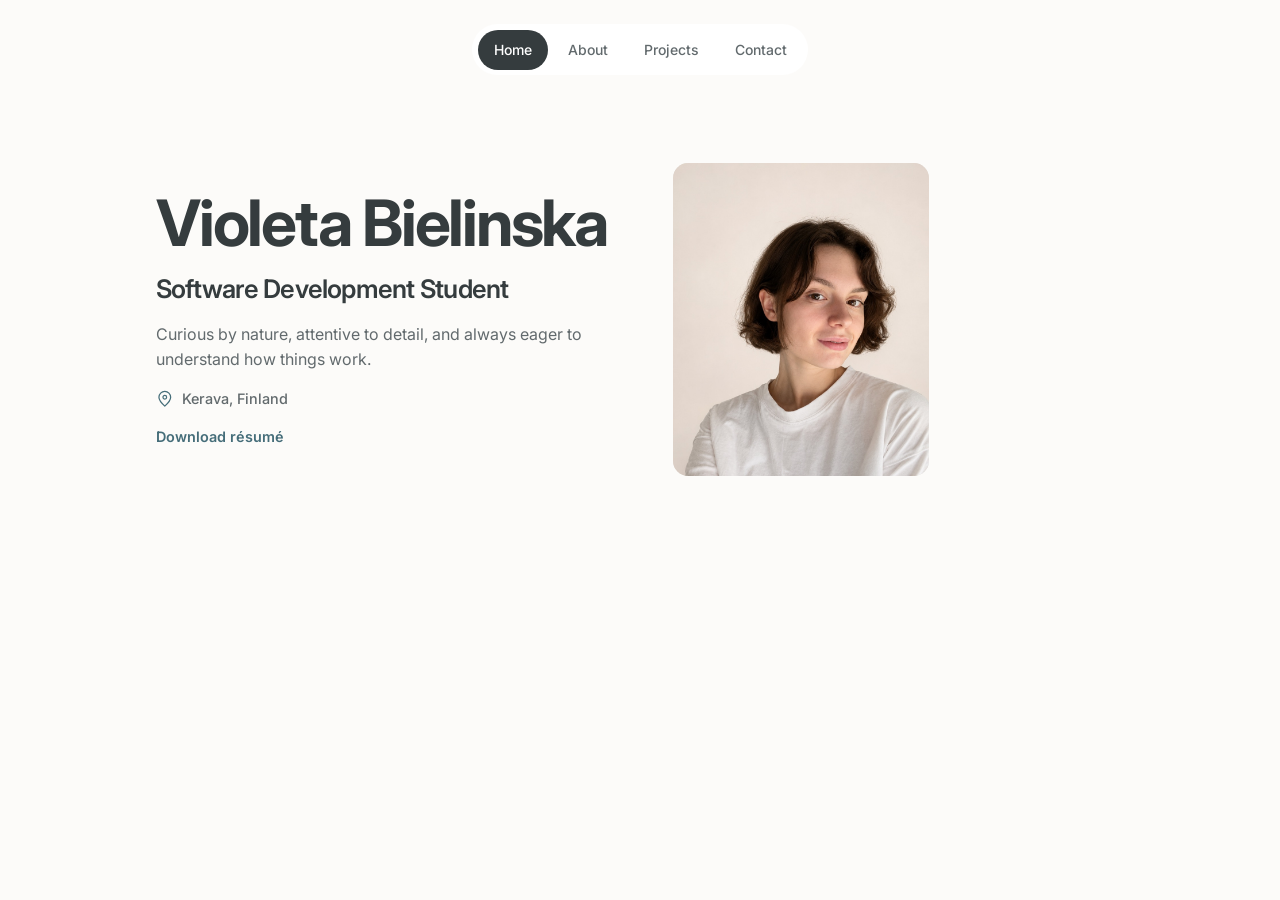
<file: index.html>
<!doctype html>
<html lang="en">
<head>
  <meta charset="utf-8">
  <meta name="viewport" content="width=device-width, initial-scale=1">
  <meta name="description" content="Violeta Bielinska is a software development student in Finland, building web projects and looking for an internship.">
  <meta name="theme-color" content="#fcfbf9">
  <title>Violeta Bielinska — Portfolio</title>
  <link rel="icon" href="assets/images/favicon.svg" type="image/svg+xml">
  <link rel="stylesheet" href="css/style.css">
</head>
<body>
  <a class="skip-link" href="#main-content">Skip to content</a>
  <header class="site-header">
    <nav class="site-nav" aria-label="Main navigation">
      <a href="index.html" aria-current="page">Home</a>
      <a href="pages/about.html">About</a>
      <a href="pages/projects.html">Projects</a>
      <a href="pages/contact.html">Contact</a>
    </nav>
  </header>

  <main id="main-content" class="page-wrap">
    <section class="home-hero">
        <div class="hero-copy">
            <h1>Violeta Bielinska</h1>
            <p class="hero-role">Software Development Student</p>
            <p class="hero-description">Curious by nature, attentive to detail, and always eager to understand how things work.</p>
            <p class="hero-location">
                <svg viewBox="0 0 24 24" aria-hidden="true" focusable="false">
                    <path d="M20 10c0 5-8 12-8 12S4 15 4 10a8 8 0 1 1 16 0Z"></path>
                    <circle cx="12" cy="10" r="2.5"></circle>
                </svg>
                <span>Kerava, Finland</span>
            </p>
            <a class="resume-link" href="assets/resume/resume.pdf" target="_blank" rel="noopener">Download résumé</a>
        </div>
        <figure class="hero-photo">
          <img src="assets/images/portrait.jpg" alt="Portrait of Violeta Bielinska">
        </figure>
    </section>
  </main>
</body>
</html>
</file>
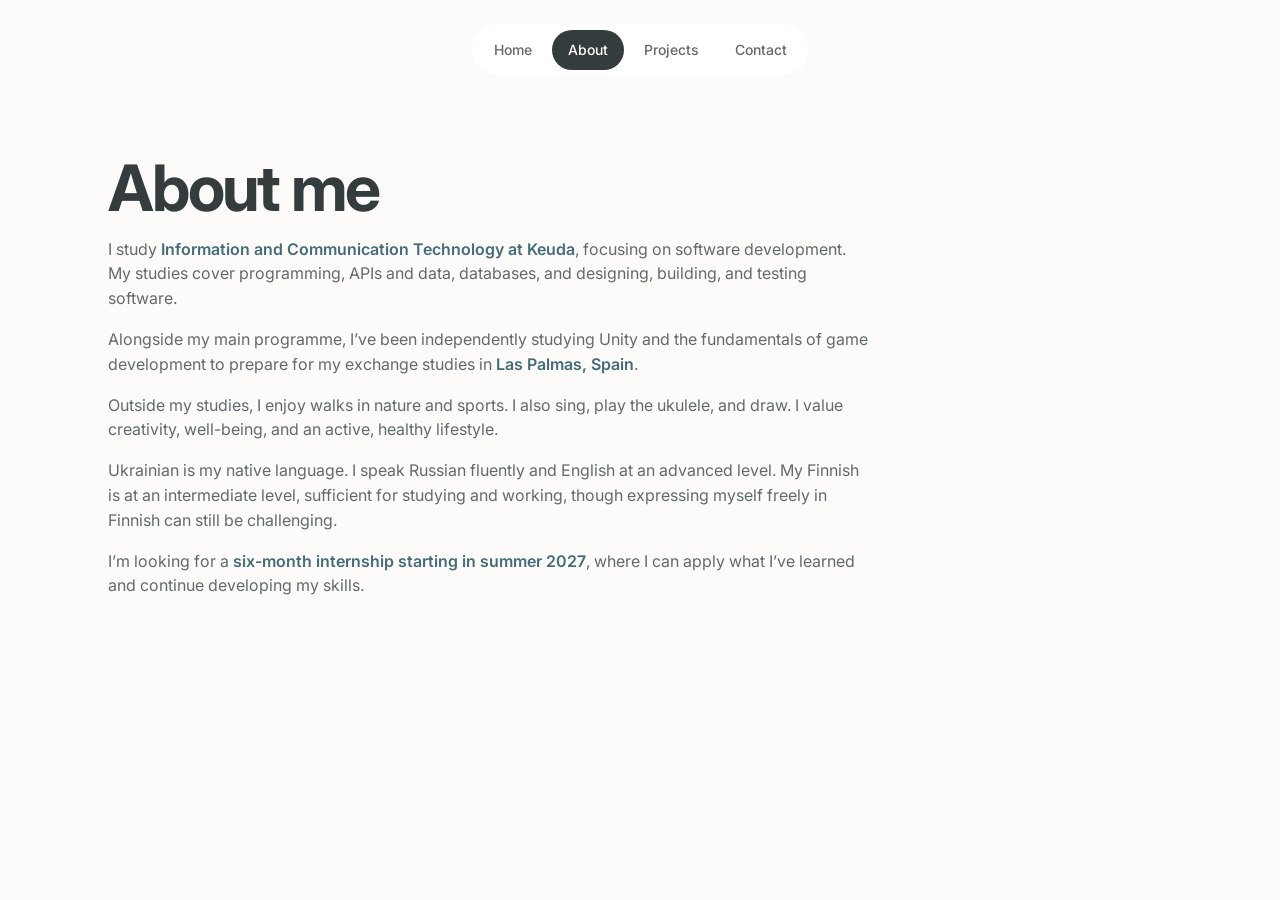
<file: pages/about.html>
<!doctype html>
<html lang="en">
<head>
  <meta charset="utf-8">
  <meta name="viewport" content="width=device-width, initial-scale=1">
  <meta name="description" content="Learn about Violeta Bielinska, her studies, interests, and learning path in software development.">
  <meta name="theme-color" content="#fcfbf9">
  <title>About — Violeta Bielinska</title>
  <link rel="icon" href="../assets/favicon.svg" type="image/svg+xml">
  <link rel="stylesheet" href="../css/style.css">
</head>
<body>
  <a class="skip-link" href="#main-content">Skip to content</a>
  <header class="site-header">
    <nav class="site-nav" aria-label="Main navigation">
      <a href="../index.html">Home</a>
      <a href="about.html" aria-current="page">About</a>
      <a href="projects.html">Projects</a>
      <a href="contact.html">Contact</a>
    </nav>
  </header>

  <main id="main-content" class="page-wrap page-content">
    <section class="about-intro">
      <div>
        <h1>About me</h1>
        <div class="about-copy">
          <p>I study <strong>Information and Communication Technology at Keuda</strong>, focusing on software development. My studies cover programming, APIs and data, databases, and designing, building, and testing software.</p>
          <p>Alongside my main programme, I’ve been independently studying Unity and the fundamentals of game development to prepare for my exchange studies in <strong>Las Palmas, Spain</strong>.</p>
          <p>Outside my studies, I enjoy walks in nature and sports. I also sing, play the ukulele, and draw. I value creativity, well-being, and an active, healthy lifestyle.</p>
          <p>Ukrainian is my native language. I speak Russian fluently and English at an advanced level. My Finnish is at an intermediate level, sufficient for studying and working, though expressing myself freely in Finnish can still be challenging.</p>
          <p>I’m looking for a <strong>six-month internship starting in summer 2027</strong>, where I can apply what I’ve learned and continue developing my skills.</p>
        </div>
      </div>
    </section>
    
  </main>
</body>
</html>
</file>
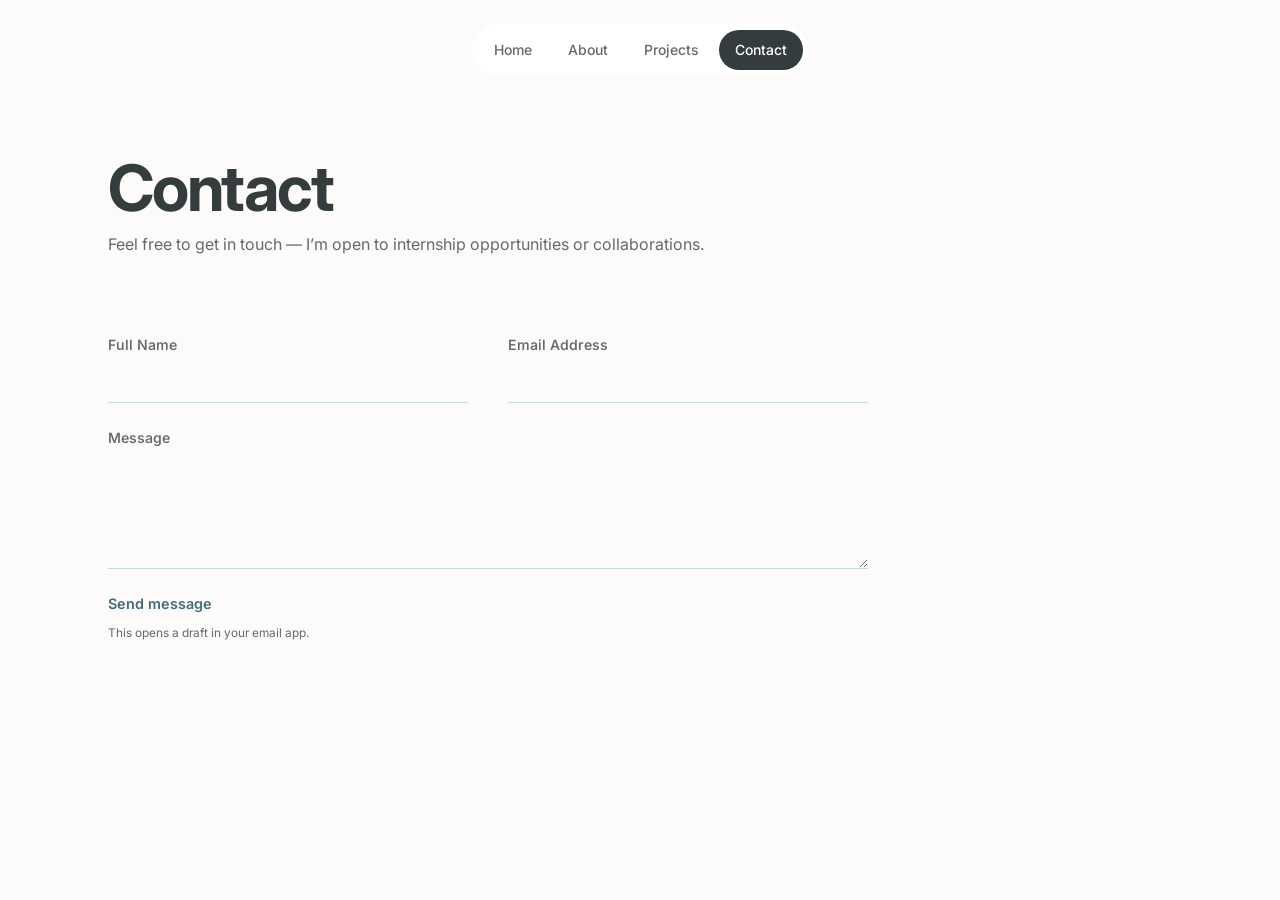
<file: pages/contact.html>
<!doctype html>
<html lang="en">

<head>
  <meta charset="utf-8">
  <meta name="viewport" content="width=device-width, initial-scale=1">
  <meta name="description"
    content="Contact Violeta Bielinska about internship opportunities, collaborations, or projects.">
  <meta name="theme-color" content="#fcfbf9">
  <title>Contact — Violeta Bielinska</title>
  <link rel="icon" href="../assets/favicon.svg" type="image/svg+xml">
  <link rel="stylesheet" href="../css/style.css">
  <script src="../js/contact.js" defer></script>
</head>

<body>
  <a class="skip-link" href="#main-content">Skip to content</a>
  <header class="site-header">
    <nav class="site-nav" aria-label="Main navigation">
      <a href="../index.html">Home</a>
      <a href="about.html">About</a>
      <a href="projects.html">Projects</a>
      <a href="contact.html" aria-current="page">Contact</a>
    </nav>
  </header>

  <main id="main-content" class="page-wrap page-content">
    <header class="page-heading">
      <h1>Contact</h1>
      <p>Feel free to get in touch — I’m open to internship opportunities or collaborations.</p>
     <!--  <nav class="social-links" aria-label="Social profiles">
        <a href="https://www.linkedin.com/in/violeta-bielinska/" target="_blank" rel="noopener noreferrer">LinkedIn</a>
        <a href="https://github.com/vbielinska" target="_blank" rel="noopener noreferrer">GitHub</a>
      </nav> -->
    </header>

    <section class="contact-layout">
      <form class="contact-form" id="contact-form" data-recipient="violeta.bielinska@edu.keuda.fi">
        <div class="contact-fields-row">
          <label class="contact-field" for="name"><span>Full Name</span><input id="name" name="name" autocomplete="name" required></label>
          <label class="contact-field" for="email"><span>Email Address</span><input id="email" name="email" type="email" autocomplete="email" required></label>
        </div>
        <label class="contact-field" for="message"><span>Message</span><textarea id="message" name="message" rows="4" required></textarea></label>
        <button class="contact-submit" type="submit">Send message </button>
        <p class="form-note" id="form-note" aria-live="polite">This opens a draft in your email app.</p>
      </form>

    </section>
  
  </main>
</body>

</html>
</file>
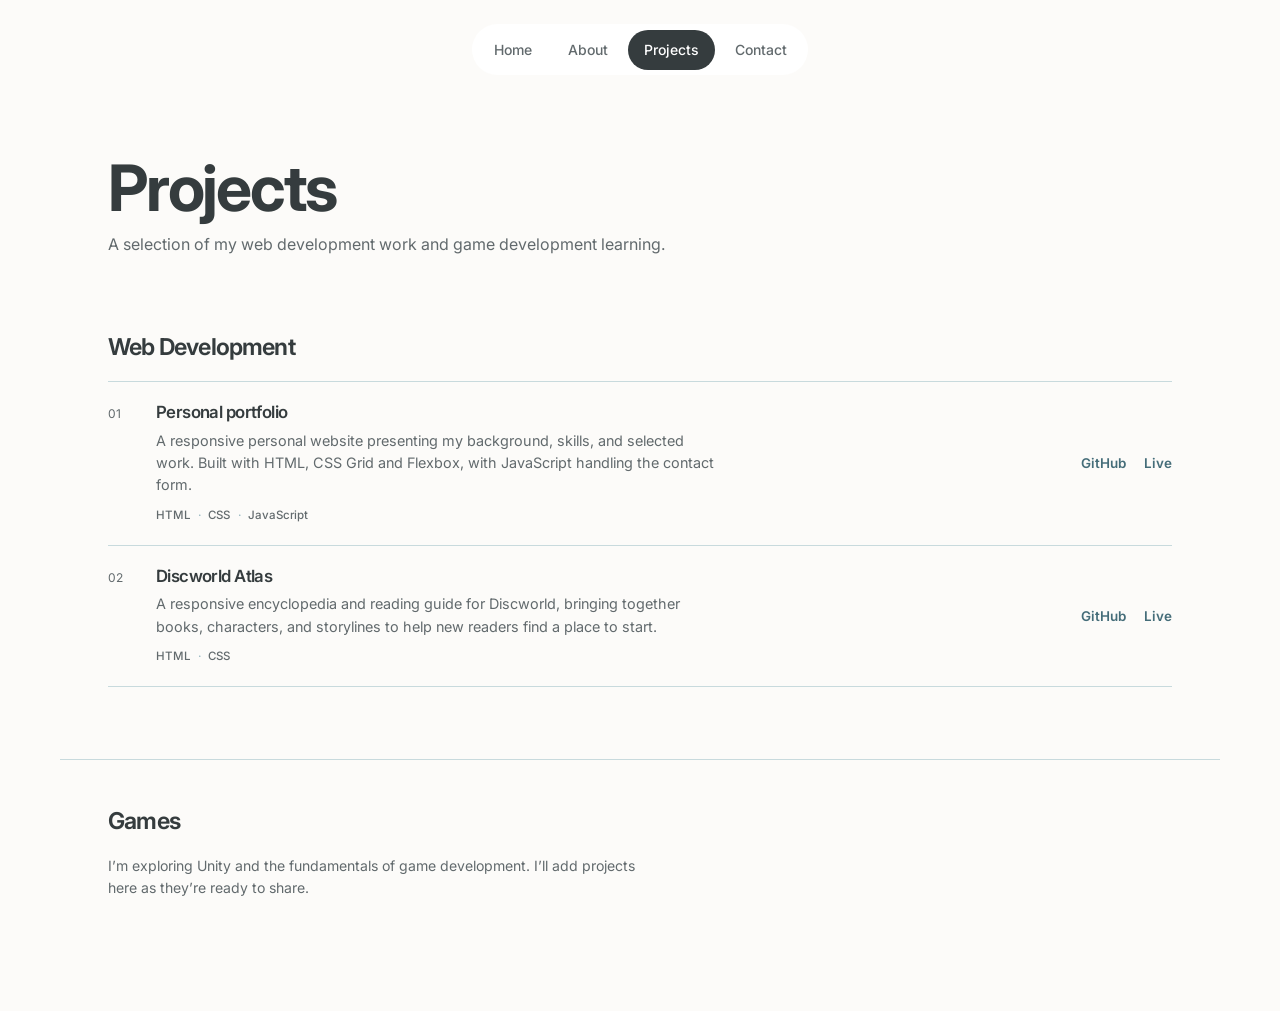
<file: pages/projects.html>
<!doctype html>
<html lang="en">
<head>
  <meta charset="utf-8">
  <meta name="viewport" content="width=device-width, initial-scale=1">
  <meta name="description" content="A selection of Violeta Bielinska’s web projects and game development learning.">
  <meta name="theme-color" content="#fcfbf9">
  <title>Projects — Violeta Bielinska</title>
  <link rel="icon" href="../assets/favicon.svg" type="image/svg+xml">
  <link rel="stylesheet" href="../css/style.css">
</head>
<body>
  <a class="skip-link" href="#main-content">Skip to content</a>
  <header class="site-header">
    <nav class="site-nav" aria-label="Main navigation">
      <a href="../index.html">Home</a>
      <a href="about.html">About</a>
      <a href="projects.html" aria-current="page">Projects</a>
      <a href="contact.html">Contact</a>
    </nav>
  </header>

  <main id="main-content" class="page-wrap page-content">
    <header class="page-heading">
      <h1>Projects</h1>
      <p>A selection of my web development work and game development learning.</p>
    </header>

    <section class="project-section" aria-labelledby="web-projects-title">
      <h2 id="web-projects-title">Web Development</h2>
      <div class="project-list">
        <article class="project-entry">
          <span class="project-number" aria-hidden="true">01</span>
          <div class="project-details">
            <h3>Personal portfolio</h3>
            <p>A responsive personal website presenting my background, skills, and selected work. Built with HTML, CSS Grid and Flexbox, with JavaScript handling the contact form.</p>
            <ul class="tag-list" aria-label="Technologies"><li>HTML</li><li>CSS</li><li>JavaScript</li></ul>
          </div>
          <div class="project-actions">
            <a href="https://github.com/vbielinska/portfolio" target="_blank" rel="noopener noreferrer">GitHub</a>
            <a href="https://vbielinska.github.io/portfolio/" target="_blank" rel="noopener noreferrer">Live</a>
          </div>
        </article>

        <article class="project-entry">
          <span class="project-number" aria-hidden="true">02</span>
          <div class="project-details">
            <h3>Discworld Atlas</h3>
            <p>A responsive encyclopedia and reading guide for Discworld, bringing together books, characters, and storylines to help new readers find a place to start.</p>
            <ul class="tag-list" aria-label="Technologies"><li>HTML</li><li>CSS</li></ul>
          </div>
          <div class="project-actions">
            <a href="https://github.com/vbielinska/discworld-atlas" target="_blank" rel="noopener noreferrer">GitHub</a>
            <a href="https://vbielinska.github.io/discworld-atlas/" target="_blank" rel="noopener noreferrer">Live</a>
          </div>
        </article>
      </div>
    </section>

    <section class="project-section games-section" aria-labelledby="games-title">
      <h2 id="games-title">Games</h2>
      <p class="games-note">I’m exploring Unity and the fundamentals of game development. I’ll add projects here as they’re ready to share.</p>
    </section>
  </main>
</body>
</html>
</file>
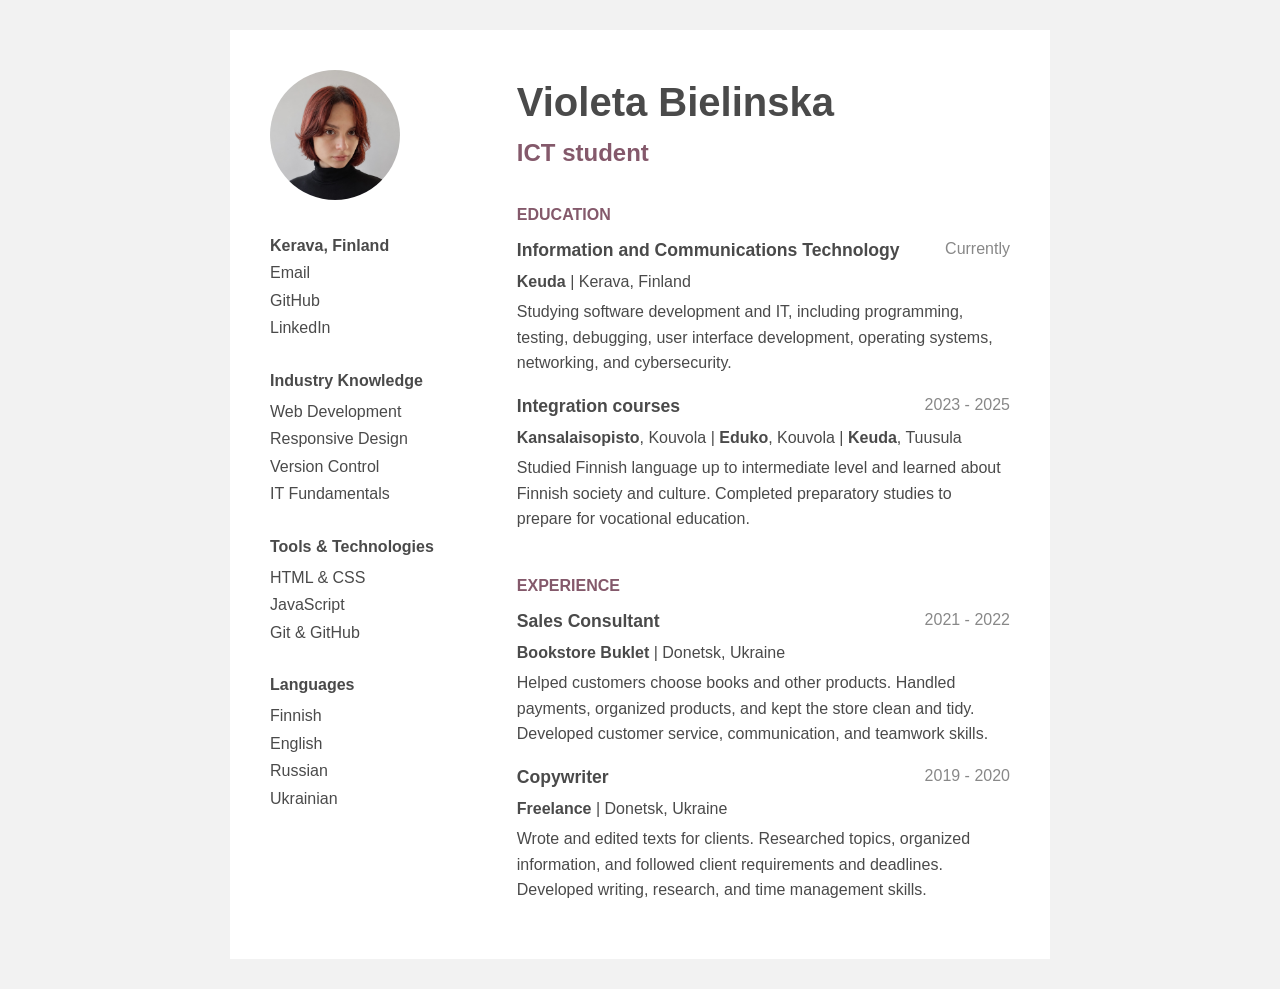
<file: sivut/cv.html>
<!DOCTYPE html>
<html lang="en">

<head>
    <meta charset="UTF-8">
    <meta name="viewport" content="width=device-width, initial-scale=1.0">
    <title>Resume</title>
    <link rel="stylesheet" href="../css/draft-cv.css">
    
</head>
<!--add meta tegs-->

<body>
    <div class="column-container">
        <aside class="sidebar">
            <div class="image">
                <img src="../kuvat/photo.png" alt="">
            </div>

            <address>
                <ul>
                    <li><strong>Kerava, Finland</strong></li>
                    <li><a href="mailto:violeta.bielinska@keuda.fi" rel="noopener noreferrer">Email</a></li>
                    <li><a href="https://github.com/" target="_blank" rel="noopener noreferrer">GitHub</a></li>
                    <li><a href="https://www.linkedin.com/in/violeta-bielinska-9b9603398/" target="_blank"
                            rel="noopener noreferrer">LinkedIn</a></li>
                </ul>
            </address>

            <article>
                <h3>Industry Knowledge</h3>
                <ul>
                    <li>Web Development</li>
                    <li>Responsive Design</li>
                    <li>Version Control</li>
                    <li>IT Fundamentals</li>
                </ul>
            </article>

            <article>
                <h3>Tools & Technologies</h3>
                <ul>
                    <li>HTML & CSS</li>
                    <li>JavaScript</li>
                    <li>Git & GitHub</li>
                </ul>
            </article>

            <article>
                <h3>Languages</h3>
                <ul>
                    <li>Finnish</li>
                    <li>English</li>
                    <li>Russian</li>
                    <li>Ukrainian</li>
                </ul>
            </article>
        </aside>

        <main>

            <article class="head">
                <h1>Violeta Bielinska</h1>
                <p>ICT student</p>
            </article>
            <article>
                <h2>Education</h2>

                <p class="date"> Currently </p>
                <h3>Information and Communications Technology </h3>
                <p><strong>Keuda</strong> &#124; Kerava, Finland</p>
                <p class="description">Studying software development and IT, including programming, testing, debugging, user interface development, operating systems, networking, and cybersecurity.
                </p>
                <p class="date">2023 - 2025</p>
                <h3>Integration courses</h3>
                <p><strong>Kansalaisopisto</strong>, Kouvola &#124; <strong>Eduko</strong>, Kouvola &#124;
                    <strong>Keuda</strong>, Tuusula</p>Studied Finnish language up to intermediate level and learned about Finnish society and culture. Completed preparatory studies to prepare for vocational education.
                <p class="description"></p>
            </article>
            <article>
                <h2>Experience</h2>
                <p class="date">2021 - 2022</p>
                <h3>Sales Consultant</h3>
                <p><strong>Bookstore Buklet</strong> &#124; Donetsk, Ukraine</p>
                <p class="description">Helped customers choose books and other products. Handled payments, organized products, and kept the store clean and tidy. Developed customer service, communication, and teamwork skills.</p>
                <p class="date">2019 - 2020 </p>
                <h3>Copywriter</h3>
                <p><strong>Freelance</strong> &#124; Donetsk, Ukraine</p>
                <p class="description">Wrote and edited texts for clients. Researched topics, organized information, and followed client requirements and deadlines. Developed writing, research, and time management skills.</p>
            </article>
        </main>
    </div>
</body>

</html>
</file>
<file: css/style.css>
@import url('https://fonts.googleapis.com/css2?family=Inter:wght@400;500;600;700&display=swap');
@import url(root.css);

/* 1. Reset and base styles */
*,
*::before,
*::after {
  box-sizing: border-box;
}

html {
  color-scheme: light;
  scroll-behavior: smooth;
}

body {
  display: flex;
  min-height: 100vh;
  min-height: 100svh;
  flex-direction: column;
  min-width: 320px;
  margin: 0;
  color: var(--color-primary-text);
  background: var(--color-page-background);
  font-family: Inter, "Segoe UI", Arial, sans-serif;
  font-size: 1rem;
  line-height: 1.55;
  -webkit-font-smoothing: antialiased;
}

img {
  display: block;
  max-width: 100%;
}

a {
  position: relative;
  color: inherit;
  text-decoration: none;
  transition: color 150ms ease, top 150ms ease;
}

a:hover {
  top: -2px;
  color: var(--color-link-hover);
}

button,
input,
textarea {
  font: inherit;
}

button,
a,
input,
textarea {
  -webkit-tap-highlight-color: transparent;
}

a:focus-visible,
button:focus-visible,
input:focus-visible,
textarea:focus-visible {
  outline: 3px solid var(--color-blue-decoration);
  outline-offset: 3px;
}

.skip-link {
  position: absolute;
  z-index: 10;
  top: 0.75rem;
  left: 0.75rem;
  padding: 0.65rem 0.9rem;
  transform: translateY(-160%);
  border-radius: 0.6rem;
  background: var(--color-primary-text);
  color: #fff;
}

.skip-link:focus {
  transform: translateY(0);
}

/* 2. Shared page shell and navigation (Flexbox) */
.site-header,
.page-wrap {
  width: min(100% - 2.5rem, 1160px);
  margin-inline: auto;
}

.site-header {
  display: flex;
  justify-content: center;
  flex: 0 0 auto;
  padding-block: 1.5rem 2rem;
}

.site-nav {
  display: flex;
  align-items: center;
  gap: 0.25rem;
  padding: 0.35rem;
  border-radius: 999px;
  background: var(--color-card-background);
}

.site-nav a {
  padding: 0.58rem 1rem;
  border-radius: 999px;
  color: var(--color-secondary-text);
  font-size: 0.875rem;
  font-weight: 500;
  transition: background-color 160ms ease, color 160ms ease;
}

.site-nav a:hover {
  top: 0;
  color: var(--color-primary-text);
}

.site-nav a[aria-current="page"] {
  background: var(--color-primary-text);
  color: #fff;
}

/* 3. Shared typography */
h1,
h2,
h3,
p,
figure {
  margin: 0;
}

h1,
h2,
h3 {
  color: var(--color-primary-text);
  letter-spacing: -0.035em;
}

h1 {
  max-width: 12ch;
  font-size: clamp(2.7rem, 5vw, 4.5rem);
  line-height: 1.02;
  font-weight: 700;
}

h2 {
  font-size: clamp(1.6rem, 2.5vw, 2.15rem);
  line-height: 1.16;
  font-weight: 650;
}

h3 {
  font-size: 1.05rem;
  line-height: 1.3;
  font-weight: 650;
}

p {
  color: var(--color-secondary-text);
}

.page-wrap {
  display: flex;
  flex: 1 0 auto;
  flex-direction: column;
  padding-bottom: 4rem;
}

.page-navigation {
  display: flex;
  justify-content: space-between;
  margin-top: auto;
  padding-top: 1.5rem;
  padding-inline: var(--section-padding);
}

.page-navigation a {
  color: var(--color-link-hover);
  font-size: 0.9rem;
  font-weight: 600;
}

.page-navigation a:hover {
  color: var(--color-primary-text);
}

.page-navigation-next {
  justify-content: flex-end;
}

/* 4. Home page layout (Grid) */
.home-hero {
  display: grid;
  width: min(100%, 1080px);
  margin-inline: auto;
  grid-template-columns: minmax(0, 1.05fr) minmax(300px, 0.95fr);
  gap: clamp(0.75rem, 1.5vw, 1.25rem);
  align-items: center;
  padding: clamp(1.5rem, 4.5vw, 3.5rem);
}

.hero-copy {
  display: flex;
  min-width: 0;
  flex-direction: column;
  align-items: flex-start;
  justify-content: center;
  text-align: left;
}

.availability {
  display: inline-flex;
  align-items: center;
  gap: 0.5rem;
  margin-bottom: 1.35rem;
  padding: 0.35rem 0.75rem;
  border-radius: 999px;
  background: transparent;
  color: var(--color-secondary-text);
  font-size: 0.78rem;
  font-weight: 500;
}

.availability span {
  width: 0.45rem;
  height: 0.45rem;
  border-radius: 50%;
  background: #6D9B7A;
}

.hero-role {
  margin-top: 0.85rem;
  color: var(--color-primary-text);
  font-size: clamp(1.25rem, 2vw, 1.65rem);
  font-weight: 600;
  letter-spacing: -0.03em;
}

.hero-description {
  max-width: 52ch;
  margin-top: 0.85rem;
}

.hero-location {
  display: inline-flex;
  align-items: center;
  gap: 0.55rem;
  margin-top: 1rem;
  color: var(--color-secondary-text);
  font-size: 0.9rem;
  font-weight: 500;
}

.hero-location svg {
  width: 1.1rem;
  height: 1.1rem;
  fill: none;
  stroke: var(--color-link-hover);
  stroke-linecap: round;
  stroke-linejoin: round;
  stroke-width: 1.7;
}

.hero-facts {
  display: flex;
  flex-wrap: wrap;
  gap: 0.5rem 1.25rem;
  margin: 1.25rem 0 0;
  padding: 0;
  color: var(--color-secondary-text);
  font-size: 0.88rem;
  list-style: none;
}

.hero-facts li::before {
  content: "•";
  margin-right: 0.5rem;
  color: var(--color-link-hover);
}

.button {
  display: inline-flex;
  min-height: 2.65rem;
  align-items: center;
  justify-content: center;
  gap: 0.5rem;
  border: 0;
  border-radius: 0.5rem;
  cursor: pointer;
  font-size: 0.9rem;
  font-weight: 600;
  transition: background-color 150ms ease, color 150ms ease, transform 150ms ease;
}

.button:hover {
  transform: translateY(-1px);
}

.button-dark {
  background: var(--color-primary-text);
  color: #fff;
}

.button-dark:hover {
  background: var(--color-primary-text);
  color: #fff;
}

.resume-link {
  display: inline-block;
  margin-top: 1rem;
  color: var(--color-link-hover);
  font-size: 0.9rem;
  font-weight: 600;
}

.internship-note {
  max-width: 56ch;
  margin-top: 1.4rem;
}

.internship-note strong {
  color: var(--color-primary-text);
  font-size: 0.9rem;
}

.internship-mark {
  color: var(--color-blue-decoration);
  font-size: 0.9em;
}

.internship-note p {
  margin-top: 0.15rem;
  font-size: 0.82rem;
}

.internship-note a {
  color: var(--color-secondary-text);
  font-weight: 600;
}

.social-row {
  display: flex;
  align-items: center;
  gap: 1rem;
  margin-top: 1.6rem;
  color: var(--color-secondary-text);
  font-size: 0.85rem;
}

.social-row a {
  display: grid;
  width: 1.35rem;
  height: 1.35rem;
  place-items: center;
}

.social-row img {
  width: 1.15rem;
  height: 1.15rem;
}

.hero-photo {
  width: min(100%, 16rem);
  aspect-ratio: 0.82 / 1;
  justify-self: start;
  align-self: center;
  overflow: hidden;
  border-radius: 0.95rem;
  background: #E9E5DF;
}

.hero-photo img {
  width: 100%;
  height: 100%;
  object-fit: cover;
  object-position: center 35%;
}

/* 5. About page layout */
.page-content {
  display: flex;
  flex: 1 0 auto;
  flex-direction: column;
  gap: 1.5rem;
}

.page-heading {
  max-width: 720px;
  padding: var(--section-padding) var(--section-padding) 0.35rem;
}

.eyebrow {
  margin-bottom: 0.7rem;
  color: var(--color-link-hover);
  font-size: 0.75rem;
  font-weight: 650;
  letter-spacing: 0.12em;
  text-transform: uppercase;
}

.page-heading > p:last-child {
  max-width: 62ch;
  margin-top: 0.7rem;
}

.social-links {
  display: flex;
  flex-wrap: wrap;
  gap: 1.25rem;
  margin-top: 1rem;
}

.social-links a {
  color: var(--color-link-hover);
  font-size: 0.9rem;
  font-weight: 600;
}

.about-intro {
  padding: var(--section-padding);
}

.about-intro h1 {
  margin-bottom: 1rem;
}

.about-copy {
  max-width: 76ch;
  color: var(--color-secondary-text);
}

.about-copy p + p {
  margin-top: 1rem;
}

.about-copy strong {
  color: var(--color-link-hover);
  font-weight: 600;
}

.profile-summary {
  display: grid;
  gap: 1.25rem;
  padding: 1.25rem;
  border: 1px solid var(--color-soft-outline);
  border-radius: 1rem;
}

.summary-row {
  display: grid;
  grid-template-columns: 2rem minmax(0, 1fr);
  gap: 0.8rem;
  align-items: start;
}

.summary-mark {
  color: var(--color-link-hover);
  font-size: 0.7rem;
  font-weight: 650;
  letter-spacing: 0.04em;
}

.summary-row p,
.summary-row strong,
.summary-row p span {
  display: block;
}

.summary-row strong {
  color: var(--color-primary-text);
  font-size: 0.9rem;
}

.summary-row p span {
  margin-top: 0.2rem;
  font-size: 0.82rem;
}

/* 6. Projects page layout */
.project-section {
  padding: var(--section-padding);
}

.project-section > h2 {
  margin-bottom: 1.25rem;
  font-size: 1.45rem;
}

.project-list {
  border-top: 1px solid var(--color-soft-outline);
}

.project-entry {
  display: grid;
  grid-template-columns: 2rem minmax(0, 1fr) auto;
  gap: 0.75rem 1rem;
  align-items: start;
  padding-block: 1.25rem;
  border-bottom: 1px solid var(--color-soft-outline);
}

.project-number {
  padding-top: 0.2rem;
  color: var(--color-secondary-text);
  font-size: 0.75rem;
}

.project-details {
  padding: 0;
}

.project-details h3 {
  font-size: 1.05rem;
  font-weight: 600;
}

.project-details > p {
  max-width: 62ch;
  margin-top: 0.35rem;
  font-size: 0.9rem;
}

.tag-list {
  display: flex;
  flex-wrap: wrap;
  gap: 0;
  margin: 0.65rem 0 0;
  padding: 0;
  list-style: none;
}

.tag-list li {
  color: var(--color-secondary-text);
  font-size: 0.72rem;
  font-weight: 500;
}

.tag-list li:not(:last-child)::after {
  content: "·";
  margin-inline: 0.45rem;
  color: var(--color-blue-decoration);
}

.project-actions {
  display: flex;
  flex-wrap: wrap;
  gap: 0.5rem 1.1rem;
  align-self: center;
}

.project-actions a {
  color: var(--color-link-hover);
  font-size: 0.84rem;
  font-weight: 600;
}

.project-actions a:hover {
  color: var(--color-primary-text);
}

.games-section {
  border-top: 1px solid var(--color-soft-outline);
}

.games-note {
  max-width: 62ch;
  font-size: 0.88rem;
}

/* 7. Contact page layout (Grid) */
.contact-layout {
  display: grid;
  grid-template-columns: minmax(0, 1fr);
  gap: clamp(1.5rem, 5vw, 4rem);
  padding: var(--section-padding);
}

.contact-form {
  display: grid;
  width: min(100%, 760px);
  gap: 1.5rem;
}

.contact-fields-row {
  display: grid;
  grid-template-columns: repeat(2, minmax(0, 1fr));
  gap: clamp(1.25rem, 4vw, 2.5rem);
}

.contact-field {
  display: grid;
  gap: 0.4rem;
  color: var(--color-secondary-text);
  font-size: 0.88rem;
  font-weight: 550;
}

.contact-form input,
.contact-form textarea {
  width: 100%;
  min-height: 2.4rem;
  padding: 0.45rem 0;
  border: 0;
  border-bottom: 1px solid var(--color-soft-outline);
  border-radius: 0;
  background: transparent;
  color: var(--color-primary-text);
  font-size: 1rem;
}

.contact-form textarea {
  min-height: 5.5rem;
  resize: vertical;
}

.contact-form input:focus-visible,
.contact-form textarea:focus-visible {
  outline: none;
  border-bottom: 2px solid var(--color-link-hover);
}

.contact-submit {
  display: inline-flex;
  align-items: center;
  gap: 0.5rem;
  justify-self: start;
  padding: 0;
  border: 0;
  background: transparent;
  color: var(--color-link-hover);
  cursor: pointer;
  font-size: 0.9rem;
  font-weight: 600;
  transition: color 150ms ease, transform 150ms ease;
}

.contact-submit:hover {
  transform: translateY(-2px);
  color: var(--color-link-hover);
}

.form-note {
  margin-top: -1rem;
  font-size: 0.74rem;
}

/* 8. Responsive layouts */
@media (max-width: 850px) {
  .home-hero {
    grid-template-columns: minmax(0, 1fr) minmax(230px, 0.8fr);
    gap: 1.5rem;
    padding: 1.5rem;
  }

  .profile-summary {
    grid-template-columns: repeat(3, minmax(0, 1fr));
  }

  .summary-row {
    grid-template-columns: 1fr;
    gap: 0.4rem;
  }
}

@media (max-width: 620px) {
  .site-header,
  .page-wrap {
    width: min(100% - 1.25rem, 1160px);
  }

  .site-header {
    padding-block: 1rem 1.25rem;
  }

  .site-nav {
    width: 100%;
    justify-content: center;
    gap: 0;
  }

  .site-nav a {
    padding: 0.55rem 0.75rem;
    font-size: 0.79rem;
  }

  .home-hero {
    grid-template-columns: 1fr;
    gap: 1.5rem;
    align-items: stretch;
    padding: 1.2rem;
  }

  h1 {
    font-size: clamp(2.6rem, 13vw, 3.7rem);
  }

  .hero-photo,
  .hero-photo img {
    min-height: 0;
    aspect-ratio: 4 / 4.25;
  }

  .hero-photo {
    width: min(100%, 16rem);
    justify-self: center;
  }

  .page-wrap {
    padding-bottom: 2rem;
  }

  .page-heading {
    padding-top: 0.4rem;
  }

  .profile-summary {
    grid-template-columns: 1fr;
  }

  .summary-row {
    grid-template-columns: 2rem minmax(0, 1fr);
  }

  .contact-layout {
    grid-template-columns: 1fr;
  }

  .project-entry {
    grid-template-columns: 1.5rem minmax(0, 1fr);
    gap: 0.6rem 0.75rem;
  }

  .project-entry .project-actions {
    grid-column: 2;
  }

  .contact-fields-row {
    grid-template-columns: 1fr;
    gap: 2rem;
  }

}

@media (prefers-reduced-motion: reduce) {
  *,
  *::before,
  *::after {
    scroll-behavior: auto !important;
    transition-duration: 0.01ms !important;
  }
}
</file>
<file: css/draft-cv.css>
* {
    box-sizing: border-box;
    margin: 0;
    padding: 0;
}

body {
    font-family: Arial, Helvetica, sans-serif;
    background-color: #f2f2f2;
    color: #4a4a4a;
    line-height: 1.6;
    padding: 30px 15px;
    font-size: 1rem;
    text-align: left;
}

/* Главная страница в формате листа */
.column-container {
    max-width: 820px;
    margin: 0 auto;
    display: flex;
    background-color: #ffffff;
    padding: 40px;
}

/* Левая боковая панель */
.sidebar {
    width: 32%;
    padding-right: 30px;
    display: flex;
    flex-direction: column;
    gap: 25px;
}

/* Круглая аватарка в розовом круге */
.sidebar .image img {
    width: 130px;
    height: 130px;
    border-radius: 50%;
    object-fit: cover;
    /* Розовый акцент */
}

/* Контактная информация и списки слева */
.sidebar address ul,
.sidebar article ul {
    list-style: none;
    font-style: normal;
}

.sidebar address li,
.sidebar article li {
    font-size: 1rem;
    margin-bottom: 2px;
}

.sidebar address a,
.sidebar address a:visited {
    text-decoration: none;
    color: inherit;
}

.sidebar address a:hover {
    color:#84596B;
}

/* Заголовки левой колонки */
.sidebar h3 {
    font-size: 1rem;
    font-weight: 700;
    margin-bottom: 5px;

}

/* Правый основной контент */
main {
    width: 68%;
    padding-left: 10px;
    display: flex;
    flex-direction: column;
    gap: 25px;
}

/* Имя и должность */

main .head h1 {
    font-size: 2.5rem;
    font-weight: 700;
}

main .head p {
    font-size: 1.5rem;
    color:#84596B;
    /* Розовая подпись */
    font-weight: 600;
}

/* Заголовки EXPERIENCE и EDUCATION */
main h2 {
    font-size: 1rem;
    font-weight: 700;
    color:#84596B;
    /* Розовый цвет секций */
    text-transform: uppercase;
    margin-bottom: 0.5rem;
}

/* Элементы опыта и образования */
main article h3 {
    font-size: 1.1rem;
    font-weight: 700;
    margin-bottom: 0.3rem;
}

/* Даты и место работы */
main article .date {
    font-weight: 500;
    color: #888;
    margin-bottom: 0.3rem;
    float: right;
    
}

main article p {
    font-size: 1rem;
    margin-bottom: 0.3rem;
    
}

/* Текст описания */
main article .description {
    font-size: 1rem;
    color: #4a4a4a;
    margin-bottom: 1rem;
}


/* Мобильная адаптивность */

@media (max-width: 650px) {
    .column-container {
        flex-direction: column;
        padding: 20px;
    }

    .sidebar,
    main {
        width: 100%;
        padding: 0;
    }

    /* Имя и должность сверху */
    main {
        display: contents;
        text-align: left;
    }

    .head {
        order: 1;
        text-align:center;
        margin-bottom: 20px;
    }

    /* Фото и информация sidebar */
   /* Sidebar */
    .sidebar {
        order: 2;
        display: grid;
        grid-template-columns: 1fr 1fr;
        column-gap: 20px;
        row-gap: 20px;
        margin-bottom: 30px;
    }

    /* Фото занимает обе колонки */
    .sidebar .image {
        grid-column: 1 / -1;

        width: 130px;
        height: 130px;

        border-radius: 50%;
        margin: 0 auto 10px;
    }

    /* Остальной контент */
    main article:not(.head) {
        order: 3;
    }
}
</file>
